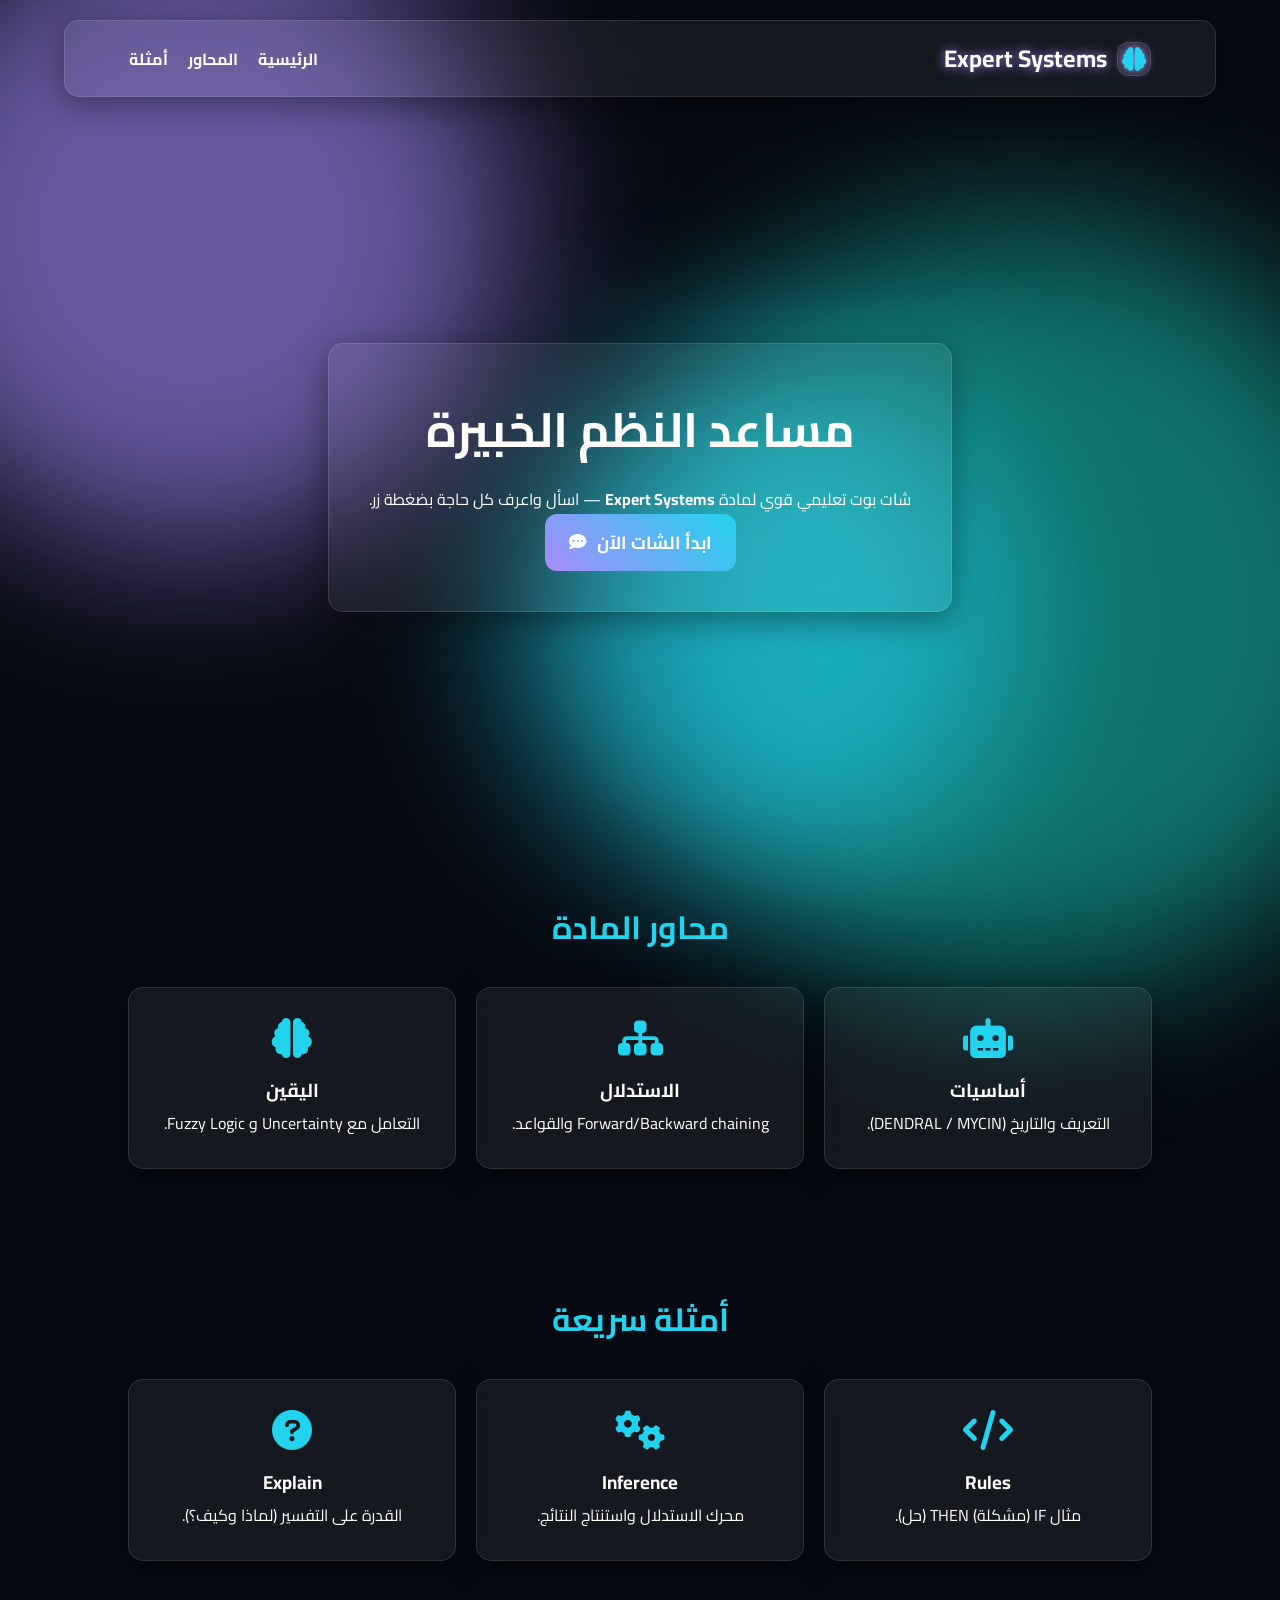
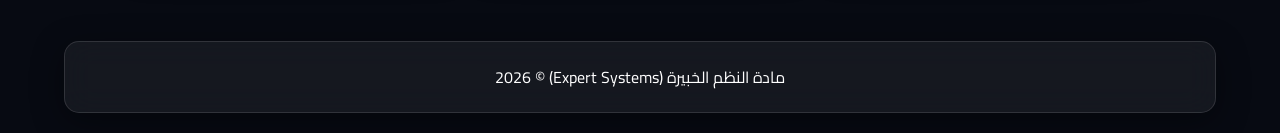
<file: templates/index.html>
<!DOCTYPE html>
<html lang="ar" dir="rtl">
<head>
    <meta charset="UTF-8">
    <meta name="viewport" content="width=device-width, initial-scale=1.0">
    <title>Expert Systems | المساعد الذكي</title>
    <link rel="icon" href="/static/images/favicon.png" type="image/png">
    <link href="https://fonts.googleapis.com/css2?family=Cairo:wght@300;400;700&display=swap" rel="stylesheet">
    <link rel="stylesheet" href="/static/css/style.css">
    <link rel="stylesheet" href="https://cdnjs.cloudflare.com/ajax/libs/font-awesome/6.0.0/css/all.min.css">
</head>
<body>
    <div class="liquid-bg">
        <div class="blob blob-1"></div>
        <div class="blob blob-2"></div>
        <div class="blob blob-3"></div>
    </div>

    <nav class="glass-nav">
        <div class="logo"><span class="logo-mark"><i class="fa-solid fa-brain"></i></span>Expert Systems</div>
        <ul class="nav-links">
            <li><a href="#home">الرئيسية</a></li>
            <li><a href="#topics">المحاور</a></li>
            <li><a href="#examples">أمثلة</a></li>
        </ul>
    </nav>

    <section id="home" class="hero">
        <div class="glass-card content">
            <h1>مساعد النظم الخبيرة</h1>
            <p>شات بوت تعليمي قوي لمادة <b>Expert Systems</b> — اسأل واعرف كل حاجة بضغطة زر.</p>
            <button class="btn" onclick="location.href='/chat'">ابدأ الشات الآن <i class="fa-solid fa-comment-dots"></i></button>
        </div>
    </section>

    <section id="topics" class="section">
        <h2 class="title">محاور المادة</h2>
        <div class="grid">
            <div class="glass-card card"><i class="fas fa-robot icon"></i><h3>أساسيات</h3><p>التعريف والتاريخ (DENDRAL / MYCIN).</p></div>
            <div class="glass-card card"><i class="fas fa-sitemap icon"></i><h3>الاستدلال</h3><p>Forward/Backward chaining والقواعد.</p></div>
            <div class="glass-card card"><i class="fas fa-brain icon"></i><h3>اليقين</h3><p>التعامل مع Uncertainty و Fuzzy Logic.</p></div>
        </div>
    </section>

    <section id="examples" class="section">
        <h2 class="title">أمثلة سريعة</h2>
        <div class="grid">
            <div class="glass-card card"><i class="fas fa-code icon"></i><h3>Rules</h3><p>مثال IF (مشكلة) THEN (حل).</p></div>
            <div class="glass-card card"><i class="fas fa-gears icon"></i><h3>Inference</h3><p>محرك الاستدلال واستنتاج النتائج.</p></div>
            <div class="glass-card card"><i class="fas fa-circle-question icon"></i><h3>Explain</h3><p>القدرة على التفسير (لماذا وكيف؟).</p></div>
        </div>
    </section>

    <footer class="glass-card footer">مادة النظم الخبيرة (Expert Systems) © 2026</footer>
</body>
</html>
</file>
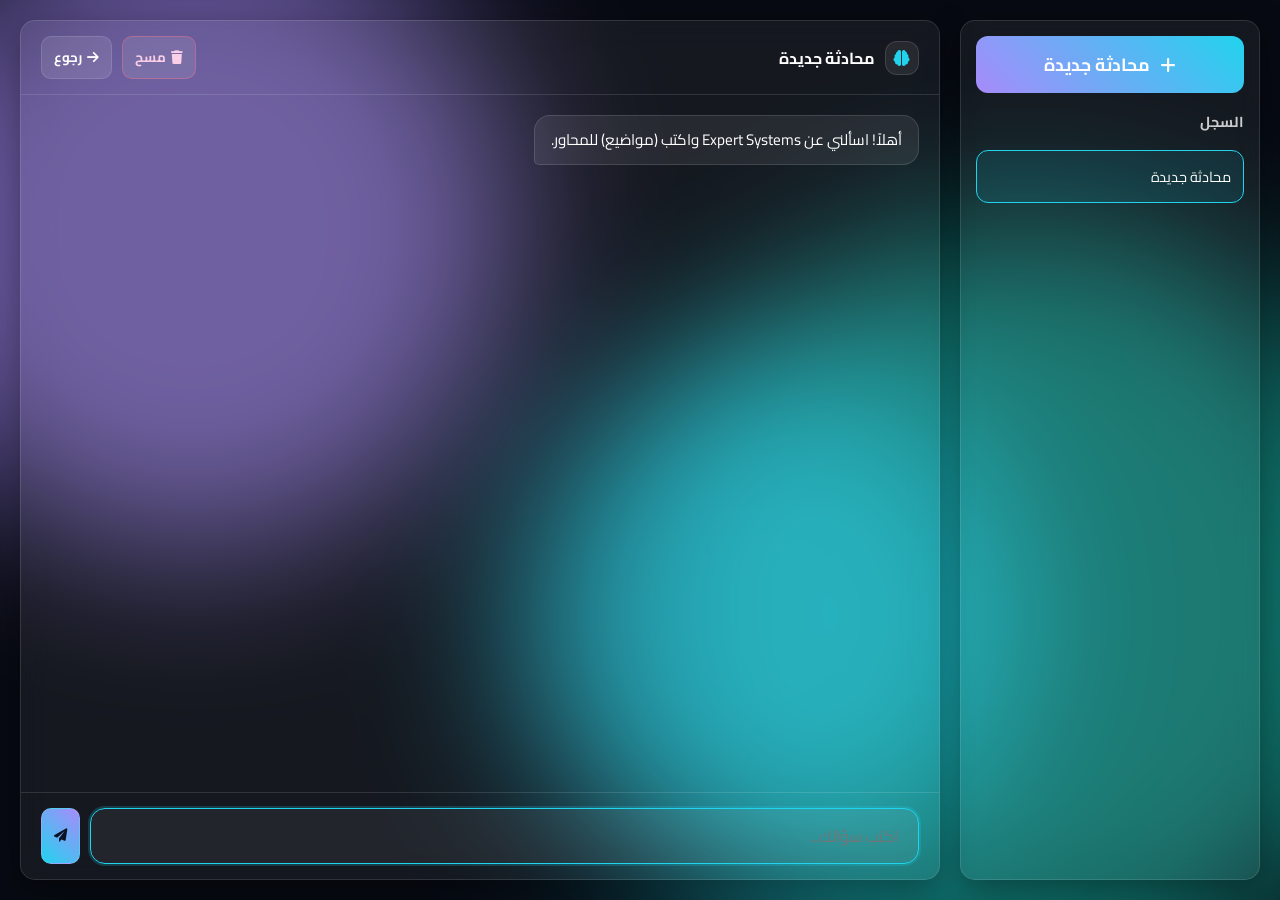
<file: templates/chat.html>
<!DOCTYPE html>
<html lang="ar" dir="rtl">
<head>
    <meta charset="UTF-8">
    <meta name="viewport" content="width=device-width, initial-scale=1.0">
    <title>Chat | Expert Systems</title>
    <link rel="icon" href="/static/images/favicon.png" type="image/png">
    <link href="https://fonts.googleapis.com/css2?family=Cairo:wght@300;400;700&display=swap" rel="stylesheet">
    <link rel="stylesheet" href="/static/css/style.css">
    <link rel="stylesheet" href="https://cdnjs.cloudflare.com/ajax/libs/font-awesome/6.0.0/css/all.min.css">
</head>
<body class="chat-page">
    <div class="liquid-bg">
        <div class="blob blob-1"></div>
        <div class="blob blob-2"></div>
        <div class="blob blob-3"></div>
    </div>

    <div class="chat-app">
        <aside class="glass-card sidebar">
            <button class="btn new-chat" onclick="newChat()"><i class="fa-solid fa-plus"></i> محادثة جديدة</button>
            <div class="history-title">السجل</div>
            <div id="chatList" class="history-list"></div>
        </aside>

        <main class="glass-card chat-main">
            <header class="chat-header">
                <div class="chat-title"><span class="logo-mark"><i class="fa-solid fa-brain"></i></span> <span id="chatTitle">محادثة جديدة</span></div>
                <div class="actions">
                    <button class="icon-btn danger" onclick="deleteChat()" title="مسح المحادثة"><i class="fa-solid fa-trash"></i> مسح</button>
                    <button class="icon-btn" onclick="location.href='/'" title="رجوع للرئيسية"><i class="fa-solid fa-arrow-right"></i> رجوع</button>
                </div>
            </header>
            <div id="messages" class="chat-body"></div>
            <div class="chat-footer">
                <input type="text" id="userInput" placeholder="اكتب سؤالك...">
                <button id="sendBtn" class="icon-btn send" onclick="send()"><i class="fa-solid fa-paper-plane"></i></button>
            </div>
        </main>
    </div>

    <script src="/static/js/chat.js"></script>
</body>
</html>
</file>
<file: static/css/style.css>
@import url('https://fonts.googleapis.com/css2?family=Cairo:wght@300;400;700&display=swap');

:root { --b0: #070a12; --b1: #0b1022; --t: #fff; --m: rgba(255,255,255,.78); --g: rgba(255,255,255,.06); --gb: rgba(255,255,255,.12); --a1: #22d3ee; --a2: #a78bfa; --a3: #14b8a6; }
* { box-sizing: border-box; margin: 0; padding: 0; scroll-behavior: smooth; }
body { font-family: 'Cairo', sans-serif; background: var(--b0); color: var(--t); overflow-x: hidden; }

.liquid-bg { position: fixed; inset: 0; z-index: -1; background: var(--b0); }
.blob { position: absolute; border-radius: 50%; filter: blur(80px); opacity: .6; animation: float 10s infinite alternate; }
.blob-1 { top: -10%; left: -10%; width: 50vw; height: 50vw; background: var(--a2); animation-delay: 0s; }
.blob-2 { bottom: -10%; right: -10%; width: 60vw; height: 60vw; background: var(--a3); animation-delay: 2s; }
.blob-3 { top: 40%; left: 40%; width: 40vw; height: 40vw; background: var(--a1); animation-delay: 4s; }
@keyframes float { to { transform: translate(30px, 50px) scale(1.1); } }
.glass-card, .glass-nav { background: var(--g); backdrop-filter: blur(15px); border: 1px solid var(--gb); box-shadow: 0 8px 32px rgba(0,0,0,.4); border-radius: 15px; }

.btn { background: linear-gradient(45deg, var(--a2), var(--a1)); color: var(--t); border: none; padding: 12px 24px; font-size: 1.1rem; font-family: inherit; font-weight: bold; border-radius: 12px; cursor: pointer; transition: .3s; display: inline-flex; gap: 10px; align-items: center; justify-content: center; }
.btn:hover { transform: translateY(-2px); box-shadow: 0 0 20px rgba(34, 211, 238, .2); }
.icon-btn { background: rgba(255,255,255,.1); border: 1px solid var(--gb); color: var(--t); padding: 8px 12px; border-radius: 10px; cursor: pointer; transition: .2s; display: inline-flex; gap: 5px; align-items: center; font-family: inherit; font-weight: bold; }
.icon-btn:hover { background: rgba(255,255,255,.2); }
.icon-btn.send { background: linear-gradient(45deg, var(--a1), var(--a2)); color: var(--b1); padding: 12px; }
.icon-btn.danger { border-color: rgba(251,113,133,.4); color: #fbcfe8; }
.icon-btn.danger:hover { background: rgba(251,113,133,.15); }
.logo-mark { width: 34px; height: 34px; display: grid; place-items: center; border-radius: 12px; background: rgba(255,255,255,.08); border: 1px solid var(--gb); color: var(--a1); }

.glass-nav { display: flex; justify-content: space-between; align-items: center; padding: 15px 5%; margin: 20px auto; width: 90%; position: sticky; top: 20px; z-index: 1000; }
.logo { font-size: 24px; font-weight: 700; display: flex; align-items: center; gap: 10px; text-shadow: 0 0 12px var(--a2); }
.nav-links { display: flex; gap: 20px; list-style: none; }
.nav-links a { color: var(--t); text-decoration: none; font-weight: 700; transition: .3s; }
.nav-links a:hover { color: var(--a1); }
.hero { height: 80vh; display: grid; place-items: center; text-align: center; padding: 20px; }
.content { padding: 40px; max-width: 700px; }
.content h1 { font-size: 3rem; margin-bottom: 10px; }
.section { padding: 60px 10%; text-align: center; }
.title { font-size: 2rem; color: var(--a1); margin-bottom: 30px; }
.grid { display: grid; grid-template-columns: repeat(auto-fit, minmax(250px, 1fr)); gap: 20px; }
.card { padding: 30px; transition: .3s; }
.card:hover { transform: translateY(-5px); background: rgba(255,255,255,.1); }
.icon { font-size: 2.5rem; color: var(--a1); margin-bottom: 15px; }
.footer { padding: 20px; text-align: center; margin: 20px auto; width: 90%; }

body.chat-page { overflow: hidden; }
.chat-app { display: flex; height: 100vh; width: 100%; max-width: 1300px; margin: 0 auto; padding: 20px; gap: 20px; }
.sidebar { width: 300px; padding: 15px; display: flex; flex-direction: column; gap: 15px; }
.new-chat { width: 100%; border-radius: 12px; }
.history-title { color: var(--m); font-size: .9rem; font-weight: 700; }
.history-list { flex: 1; overflow-y: auto; display: flex; flex-direction: column; gap: 10px; }
.history-item { background: rgba(255,255,255,.05); border: 1px solid var(--gb); padding: 12px; border-radius: 12px; color: var(--t); text-align: right; cursor: pointer; transition: .2s; font-family: inherit; font-size: .9rem; }
.history-item:hover { background: rgba(255,255,255,.1); }
.history-item.active { border-color: var(--a1); background: rgba(34,211,238,.1); }
.chat-main { flex: 1; display: flex; flex-direction: column; overflow: hidden; }
.chat-header { padding: 15px 20px; border-bottom: 1px solid var(--gb); display: flex; justify-content: space-between; align-items: center; }
.chat-title { font-weight: bold; display: flex; align-items: center; gap: 10px; }
.actions { display: flex; gap: 10px; }
.chat-body { flex: 1; padding: 20px; overflow-y: auto; display: flex; flex-direction: column; gap: 15px; }
.msg { padding: 12px 16px; border-radius: 16px; max-width: 75%; font-size: .95rem; line-height: 1.6; white-space: pre-wrap; word-break: break-word; }
.msg.user { background: linear-gradient(45deg, rgba(167,139,250,.35), rgba(34,211,238,.3)); border: 1px solid rgba(34,211,238,.25); align-self: flex-end; border-bottom-right-radius: 5px; }
.msg.bot { background: rgba(255,255,255,.08); border: 1px solid var(--gb); align-self: flex-start; border-bottom-left-radius: 5px; }
.chat-img { width: 100%; border-radius: 10px; margin-top: 10px; }
.chat-footer { padding: 15px 20px; border-top: 1px solid var(--gb); display: flex; gap: 10px; }
.chat-footer input { flex: 1; background: rgba(255,255,255,.06); border: 1px solid var(--gb); color: var(--t); padding: 12px 20px; border-radius: 15px; outline: none; font-family: inherit; font-size: 1rem; }
.chat-footer input:focus { border-color: var(--a1); box-shadow: 0 0 0 2px rgba(34,211,238,.2); }

@media (max-width: 768px) {
    .glass-nav { flex-direction: column; gap: 15px; padding: 15px; }
    .content h1 { font-size: 2rem; }
    .chat-app { flex-direction: column; padding: 10px; gap: 10px; height: 100svh; }
    .sidebar { width: 100%; height: auto; max-height: 30vh; flex: 0 0 auto; }
    .chat-main { flex: 1; }
    .msg { max-width: 90%; }
}
</file>
